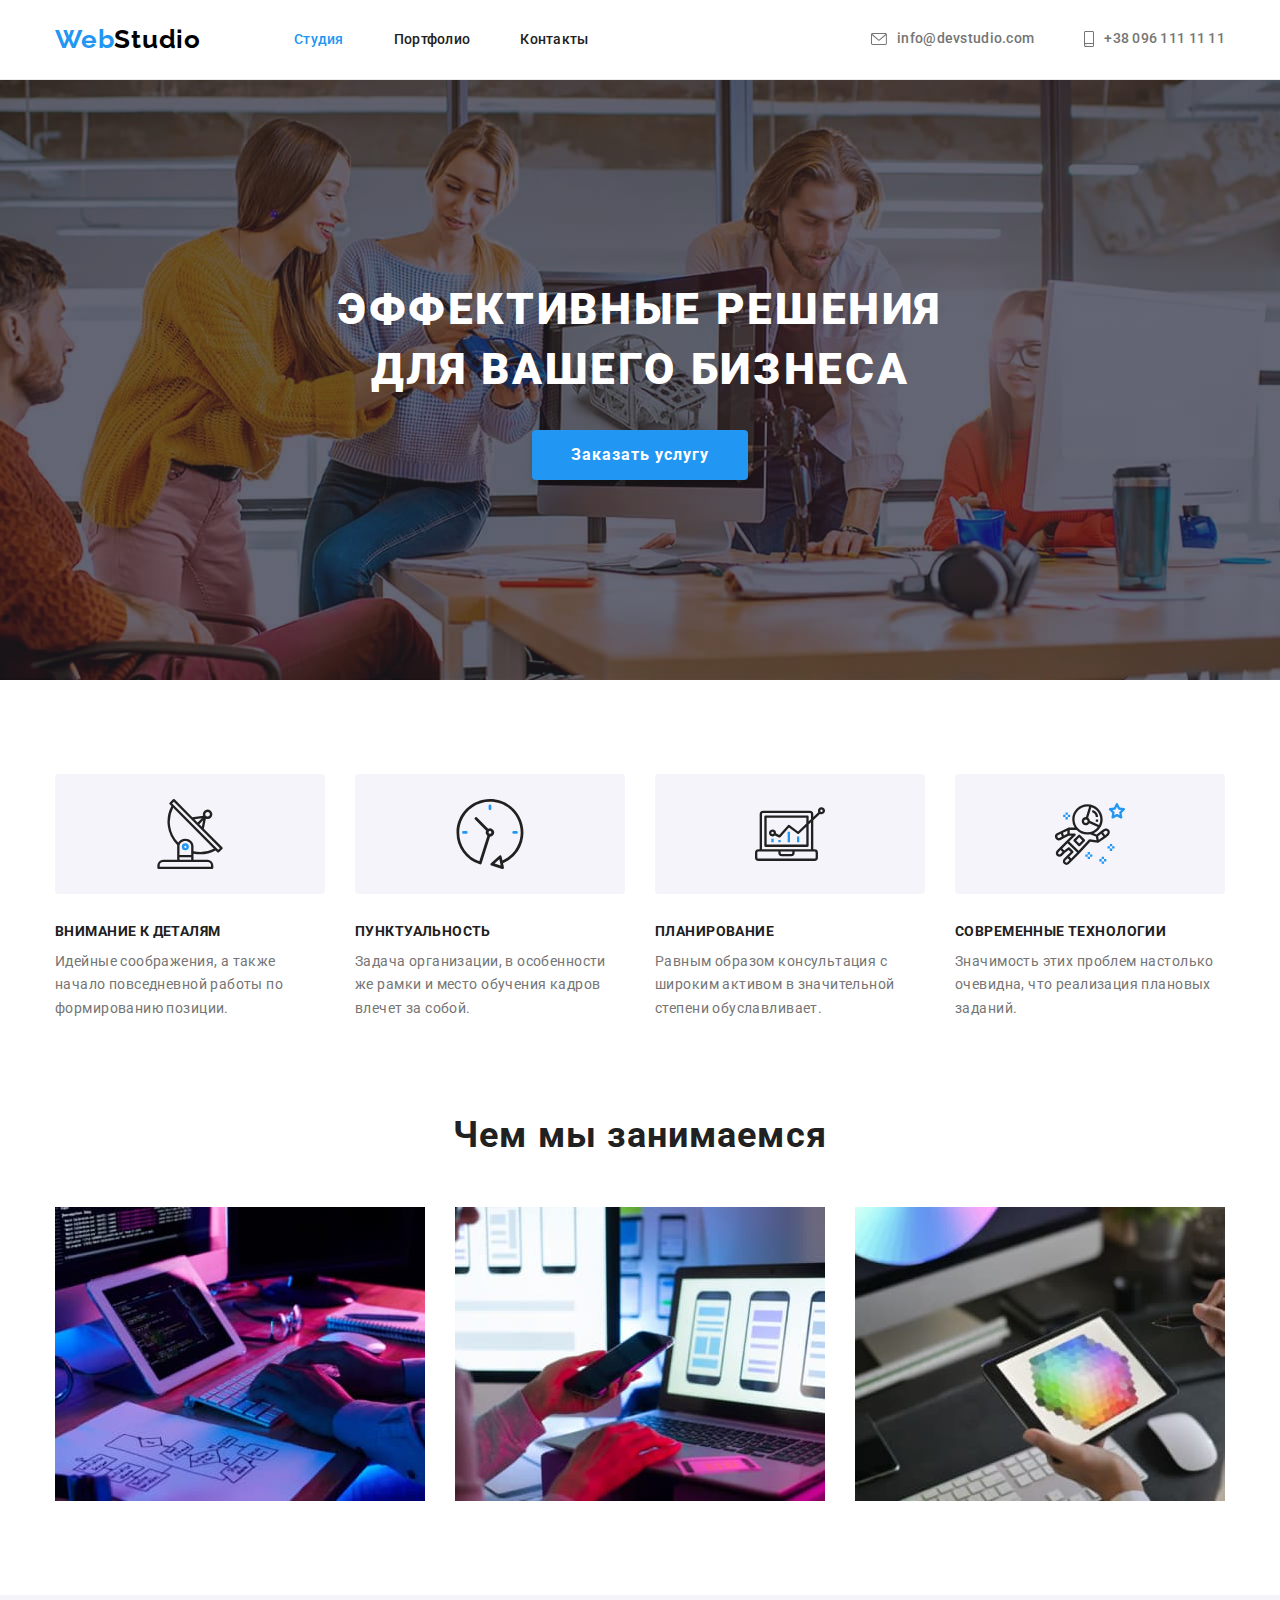
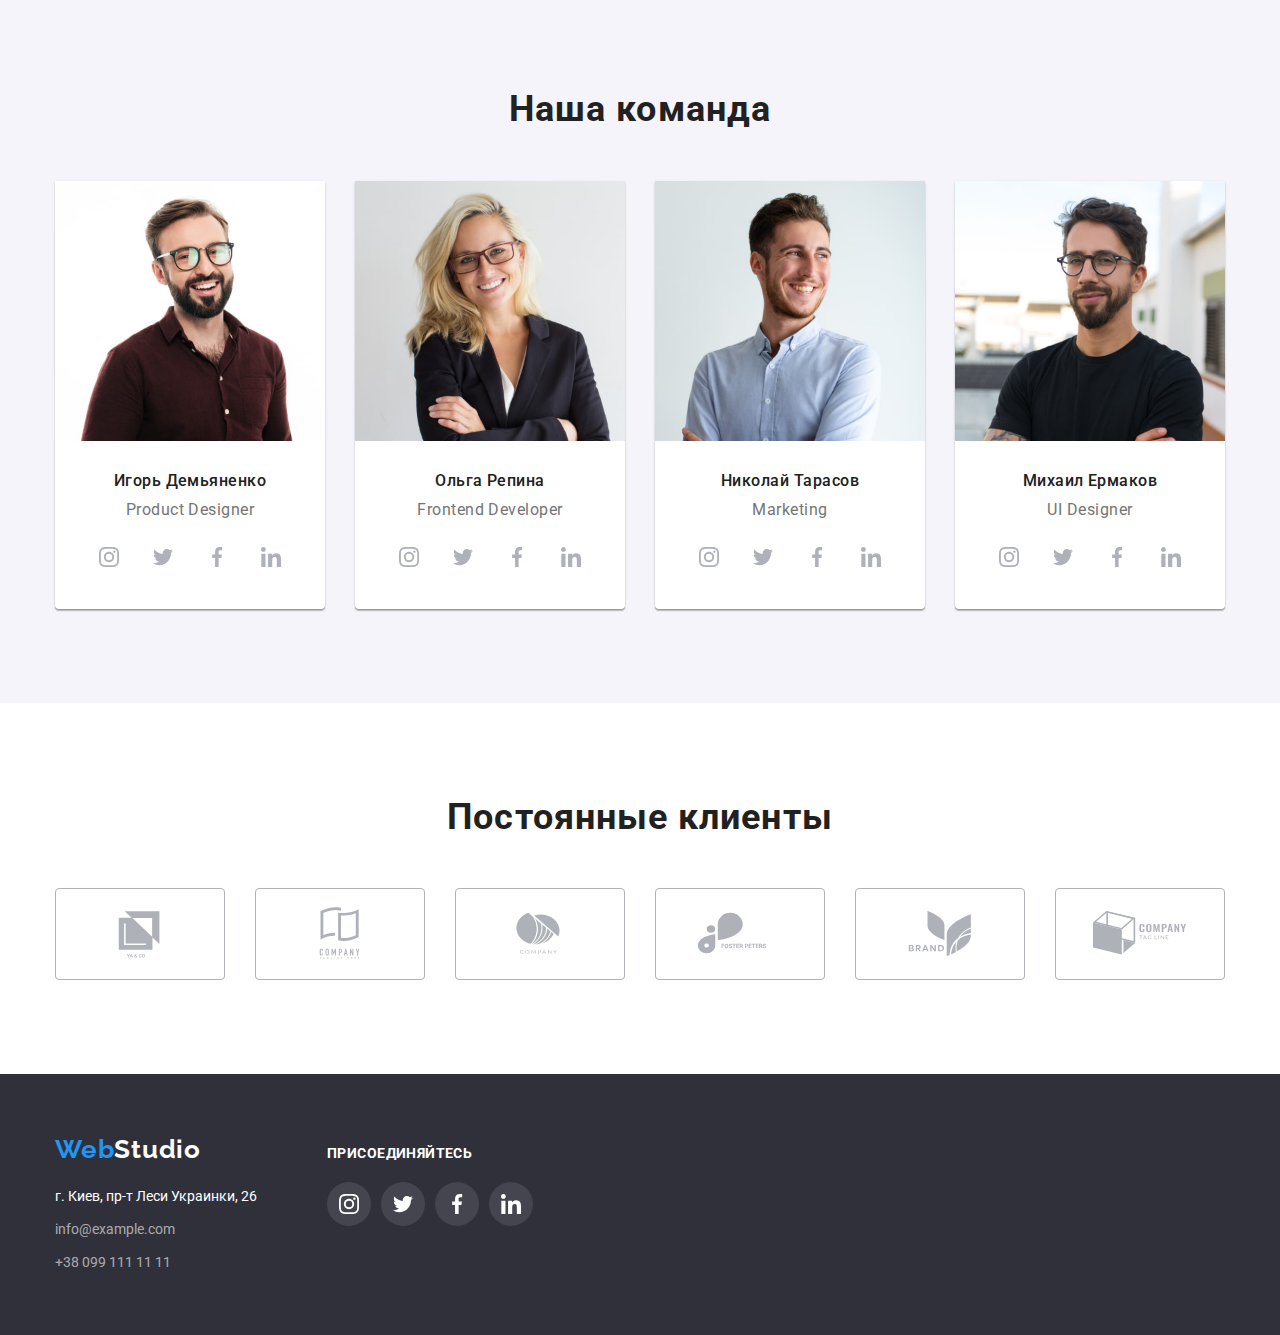
<file: index.html>
<!DOCTYPE html>
<html lang="ru">
  <head>
    <meta charset="UTF-8" />
    <meta http-equiv="X-UA-Compatible" content="IE=edge" />
    <meta name="viewport" content="width=device-width, initial-scale=1.0" />
    <title>Студия</title>
    <link rel="preconnect" href="https://fonts.googleapis.com" />
    <link rel="preconnect" href="https://fonts.gstatic.com" crossorigin />
    <link
      href="https://fonts.googleapis.com/css2?family=Raleway:wght@700&family=Roboto:wght@400;500;700;900&display=swap"
      rel="stylesheet"
    />
    <link
      rel="stylesheet"
      href="https://cdn.jsdelivr.net/npm/modern-normalize@1.1.0/modern-normalize.min.css"
    />
    <link rel="stylesheet" href="./css/styles.css" />
  </head>
  <body>
    <header class="head-nav">
      <div class="conteiner head-nav-conteiner">
        <nav class="site-nav">
          <a lang="en" href="" class="header-logo logo">Web<span class="logo-head-color">Studio</span></a>
          <ul class="main-nav list">
            <li class="nav-item">
              <a href="./index.html" class="main-nav-link link current">Студия</a>
            </li>
            <li class="nav-item">
              <a href="./portfolio.html" class="main-nav-link link">Портфолио</a>
            </li>
            <li class="nav-item"><a href="" class="main-nav-link link">Контакты</a></li>
          </ul>
        </nav>
        <ul class="contacts-nav list">
          <li class="nav-item">
            <a href="mailto:info@devstudio.com" class="contacts-nav-list link"
              >
              <svg aria-label="envelope" class="nav-item-icon" width="16" height="12">
              <use href="./images/sprite.svg#envelope"></use>
            </svg>info@devstudio.com</a
            >
          </li class="nav-item">
          <li><a href="tel:+380961111111" class="contacts-nav-list link">
            <svg aria-label="smartphone" class="nav-item-icon" width="10" height="16">
              <use href="./images/sprite.svg#smartphone"></use>
            </svg>+38 096 111 11 11</a></li>
        </ul>
      </div>
    </header>
    
    <main>
      <!----------- hero ----------->
      <section class="hero">
        <div class="overlay">
        <div class="conteiner">
          <h1 class="hero-title">Эффективные решения для вашего бизнеса</h1>
        <button type="button" class="hero-btn">Заказать услугу</button>
        </div>
        </div>
      </section>

      <!------------- our advantages ------------------->

      <section class="advantages">
        <div class="conteiner">
          <h2 class="visually-hidden">Наши преимущества</h2>
        <ul class="advantages-list list">
          <li class="advantages-list-item">
            <div class="advantages-icon">
              <svg class="advantages-list-icon" width="70" height="70">
              <use href="./images/sprite.svg#antenna">

              </use>
            </svg></div>
            
            <h3 class="advantages-title">Внимание к деталям</h3>
            <p class="advantages-text">
              Идейные соображения, а также начало повседневной работы по формированию позиции.
            </p>
          </li>
          <li class="advantages-list-item"><div class="advantages-icon">
              <svg class="advantages-list-icon" width="70" height="70">
              <use href="./images/sprite.svg#clock">

              </use>
            </svg></div>
            <h3 class="advantages-title">Пунктуальность</h3>
            <p class="advantages-text">
              Задача организации, в особенности же рамки и место обучения кадров влечет за собой.
            </p>
          </li>
          <li class="advantages-list-item"><div class="advantages-icon">
              <svg class="advantages-list-icon" width="70" height="70">
              <use href="./images/sprite.svg#diagram">

              </use>
            </svg></div>
            <h3 class="advantages-title">Планирование</h3>
            <p class="advantages-text">
              Равным образом консультация с широким активом в значительной степени обуславливает.
            </p>
          </li>
          <li class="advantages-list-item"><div class="advantages-icon">
              <svg class="advantages-list-icon" width="70" height="70">
              <use href="./images/sprite.svg#astronaut">

              </use>
            </svg></div>
            <h3 class="advantages-title">Современные технологии</h3>
            <p class="advantages-text">
              Значимость этих проблем настолько очевидна, что реализация плановых заданий.
            </p>
          </li>
          
        </ul></div>
        
      </section>

      <!-- about us -->

      <section class="about">
        <div class="conteiner">
          <h2 class="about-title">Чем мы занимаемся</h2>
        <ul class="about-list list">
          <li class="about-list-item">
            <img
              src="./images/about/img-about-1.jpg"
              alt="Верстка макета"
              width="370"
              height="294"
            />
          </li>
          <li class="about-list-item">
            <img
              src="./images/about/img-about-2.jpg"
              alt="Дизайн макета"
              width="370"
              height="294"
            />
          </li>
          <li class="about-list-item">
            <img
              src="./images/about/img-about-3.jpg"
              alt="Цветовое оформление макета"
              width="370"
              height="294"
            />
          </li>
        </ul>
        </div>
        
      </section>

      <!-------- our team --------->

      <section class="section-team">
        <div class="conteiner">
          <h2 class="team-title">Наша команда</h2>
        <ul class="team-list list">
          <li class="team-card">
            <img class="team-card-img"
              src="./images/team/team-card-igor.jpg"
              alt="фото Игорь Демьяненко"
              width="270"
              height="260"
            /> 
            <div class="team-employee-function">
              <h3 class="team-employee">Игорь Демьяненко</h3>
            <p lang="en" class="function-team">Product Designer</p>
            <ul class="social-list list">
              <li class="social-list-item">
                <a href="" class="social-list-link">
                  <svg aria-label="instagram" class="social-list-icon" width="20" height="20">
                    <use href="./images/sprite.svg#instagram"></use>
                  </svg>
                </a>
              </li>
              <li class="social-list-item">
                <a href="" class="social-list-link">
                  <svg aria-label="twitter" class="social-list-icon" width="20" height="20">
                    <use href="./images/sprite.svg#twitter"></use>
                  </svg>
                </a>
              </li>
              <li class="social-list-item">
                <a href="" class="social-list-link">
                  <svg aria-label="facebook" class="social-list-icon" width="20" height="20">
                    <use href="./images/sprite.svg#facebook"></use>
                  </svg>
                </a>
              </li>
              <li class="social-list-item">
                <a href="" class="social-list-link">
                  <svg aria-label="linkedin" class="social-list-icon" width="20" height="20">
                    <use href="./images/sprite.svg#linkedin"></use>
                  </svg>
                </a>
              </li>
            </ul>
          </div>
            
          </li>
          <li class="team-card">
            <img class="team-card-img"
              src="./images/team/team-card-olga.jpg"
              alt="фото Ольга Репина"
              width="270"
              height="260"
            /> <div class="team-employee-function"><h3 class="team-employee">Ольга Репина</h3>
            <p lang="en" class="function-team">Frontend Developer</p>
            <ul class="social-list list">
              <li class="social-list-item">
                <a href="" class="social-list-link">
                  <svg aria-label="instagram" class="social-list-icon" width="20" height="20">
                    <use href="./images/sprite.svg#instagram"></use>
                  </svg>
                </a>
              </li>
              <li class="social-list-item">
                <a href="" class="social-list-link">
                  <svg aria-label="twitter" class="social-list-icon" width="20" height="20">
                    <use href="./images/sprite.svg#twitter"></use>
                  </svg>
                </a>
              </li>
              <li class="social-list-item">
                <a href="" class="social-list-link">
                  <svg aria-label="facebook" class="social-list-icon" width="20" height="20">
                    <use href="./images/sprite.svg#facebook"></use>
                  </svg>
                </a>
              </li>
              <li class="social-list-item">
                <a href="" class="social-list-link">
                  <svg aria-label="linkedin" class="social-list-icon" width="20" height="20">
                    <use href="./images/sprite.svg#linkedin"></use>
                  </svg>
                </a>
              </li>
            </ul>
          </div>
            
          </li>
          <li class="team-card">
            <img class="team-card-img"
              src="./images/team/team-card-nikolay.jpg"
              alt="фото Николай Тарасов"
              width="270"
              height="260"
            /> <div class="team-employee-function"><h3 class="team-employee">Николай Тарасов</h3>
            <p lang="en" class="function-team">Marketing</p>
          <ul class="social-list list">
              <li class="social-list-item">
                <a href="" class="social-list-link">
                  <svg aria-label="instagram" class="social-list-icon" width="20" height="20">
                    <use href="./images/sprite.svg#instagram"></use>
                  </svg>
                </a>
              </li>
              <li class="social-list-item">
                <a href="" class="social-list-link">
                  <svg aria-label="twitter" class="social-list-icon" width="20" height="20">
                    <use href="./images/sprite.svg#twitter"></use>
                  </svg>
                </a>
              </li>
              <li class="social-list-item">
                <a href="" class="social-list-link">
                  <svg aria-label="facebook" class="social-list-icon" width="20" height="20">
                    <use href="./images/sprite.svg#facebook"></use>
                  </svg>
                </a>
              </li>
              <li class="social-list-item">
                <a href="" class="social-list-link">
                  <svg aria-label="linkedin" class="social-list-icon" width="20" height="20">
                    <use href="./images/sprite.svg#linkedin"></use>
                  </svg>
                </a>
              </li>
            </ul></div>
            
          </li>
          <li class="team-card">
            <img class="team-card-img"
              src="./images/team/team-card-mikhail.jpg"
              alt="фото Михаил Ермаков"
              width="270"
              height="260"
            /> <div class="team-employee-function"><h3 class="team-employee">Михаил Ермаков</h3>
            <p lang="en" class="function-team">UI Designer</p>
          <ul class="social-list list">
              <li class="social-list-item">
                <a href="" class="social-list-link">
                  <svg aria-label="instagram" class="social-list-icon" width="20" height="20">
                    <use href="./images/sprite.svg#instagram"></use>
                  </svg>
                </a>
              </li>
              <li class="social-list-item">
                <a href="" class="social-list-link">
                  <svg aria-label="twitter" class="social-list-icon" width="20" height="20">
                    <use href="./images/sprite.svg#twitter"></use>
                  </svg>
                </a>
              </li>
              <li class="social-list-item">
                <a href="" class="social-list-link">
                  <svg aria-label="facebook" class="social-list-icon" width="20" height="20">
                    <use href="./images/sprite.svg#facebook"></use>
                  </svg>
                </a>
              </li>
              <li class="social-list-item">
                <a href="" class="social-list-link">
                  <svg aria-label="linkedin" class="social-list-icon" width="20" height="20">
                    <use href="./images/sprite.svg#linkedin"></use>
                  </svg>
                </a>
              </li>
            </ul></div>
            
          </li>
        </ul></div>
        
      </section>


      <!--------- our clients ---------------->
      
      <section class="clients">
        <div class="conteiner">
          <h2 class="clients-title">Постоянные клиенты</h2>
          <ul class="clients-list list">
            <li class="clients-list-item">
              <a href="" class="clients-list-link">
                <svg class="clients-list-icon" width="106" height="60">
                  <use href="./images/sprite.svg#client1"></use>
                </svg>
              </a>
            </li>
            <li class="clients-list-item">
              <a href="" class="clients-list-link">
                <svg class="clients-list-icon" width="106" height="60">
                  <use href="./images/sprite.svg#client2"></use>
                </svg>
              </a>
            </li>
            <li class="clients-list-item">
              <a href="" class="clients-list-link">
                <svg class="clients-list-icon" width="106" height="60">
                  <use href="./images/sprite.svg#client3"></use>
                </svg>
              </a>
            </li>
            <li class="clients-list-item">
              <a href="" class="clients-list-link">
                <svg class="clients-list-icon" width="106" height="60">
                  <use href="./images/sprite.svg#client4"></use>
                </svg>
              </a>
            </li>
            <li class="clients-list-item">
              <a href="" class="clients-list-link">
                <svg class="clients-list-icon" width="106" height="60">
                  <use href="./images/sprite.svg#client5"></use>
                </svg>
              </a>
            </li>
            <li class="clients-list-item">
              <a href="" class="clients-list-link">
                <svg class="clients-list-icon" width="106" height="60">
                  <use href="./images/sprite.svg#client6"></use>
                </svg>
              </a>
            </li>
          </ul>
        </div>
      </section>


    </main>
    <footer class="footer-nav">
       <div class="footer-conteiner conteiner">

        <div class="contacts-wrapper">
          <a lang="en" href="" class="logo-ftr logo">Web<span class="logo-ftr-color">Studio</span></a>
          <address class="address">
            <ul class="list">
              <li class="logo-ftr-list"
              >
                <a
                  href="https://goo.gl/maps/zRHJoUfgEX58yUW17"
                  target="_blank"
                  rel="noopener noreferrer"
                  class="address-list link"
                  >г. Киев, пр-т Леси Украинки, 26</a
                >
              </li>
              <li class="logo-ftr-list"
              >
                <a href="mailto:info@example.com" class="contacts-list link">info@example.com</a></li>
              <li class="logo-ftr-list"
              >
                <a href="tel:+380991111111" class="contacts-list link">+38 099 111 11 11</a></li>
            </ul>
          </address>
        </div>
        <div class="icons-wrapper">
          <p class="icons-wrapper-text">присоединяйтесь</p>
          <ul class="icons-wrapper-list list">
              <li class="icons-wrapper-item">
                <a href="" class="icons-wrapper-link">
                  <svg aria-label="instagram" class="icons-wrapper-icon" width="20" height="20">
                    <use href="./images/sprite.svg#instagram"></use>
                  </svg>
                </a>
              </li>
              <li class="icons-wrapper-item">
                <a href="" class="icons-wrapper-link">
                  <svg aria-label="twitter" class="icons-wrapper-icon" width="20" height="20">
                    <use href="./images/sprite.svg#twitter"></use>
                  </svg>
                </a>
              </li>
              <li class="icons-wrapper-item">
                <a href="" class="icons-wrapper-link">
                  <svg aria-label="facebook" class="icons-wrapper-icon" width="20" height="20">
                    <use href="./images/sprite.svg#facebook"></use>
                  </svg>
                </a>
              </li>
              <li class="icons-wrapper-item">
                <a href="" class="icons-wrapper-link">
                  <svg aria-label="linkedin" class="icons-wrapper-icon" width="20" height="20">
                    <use href="./images/sprite.svg#linkedin"></use>
                  </svg>
                </a>
              </li>
            </ul>



        </div>

      









        
    </div>
      
    </footer>
  </body>
</html>
</file>
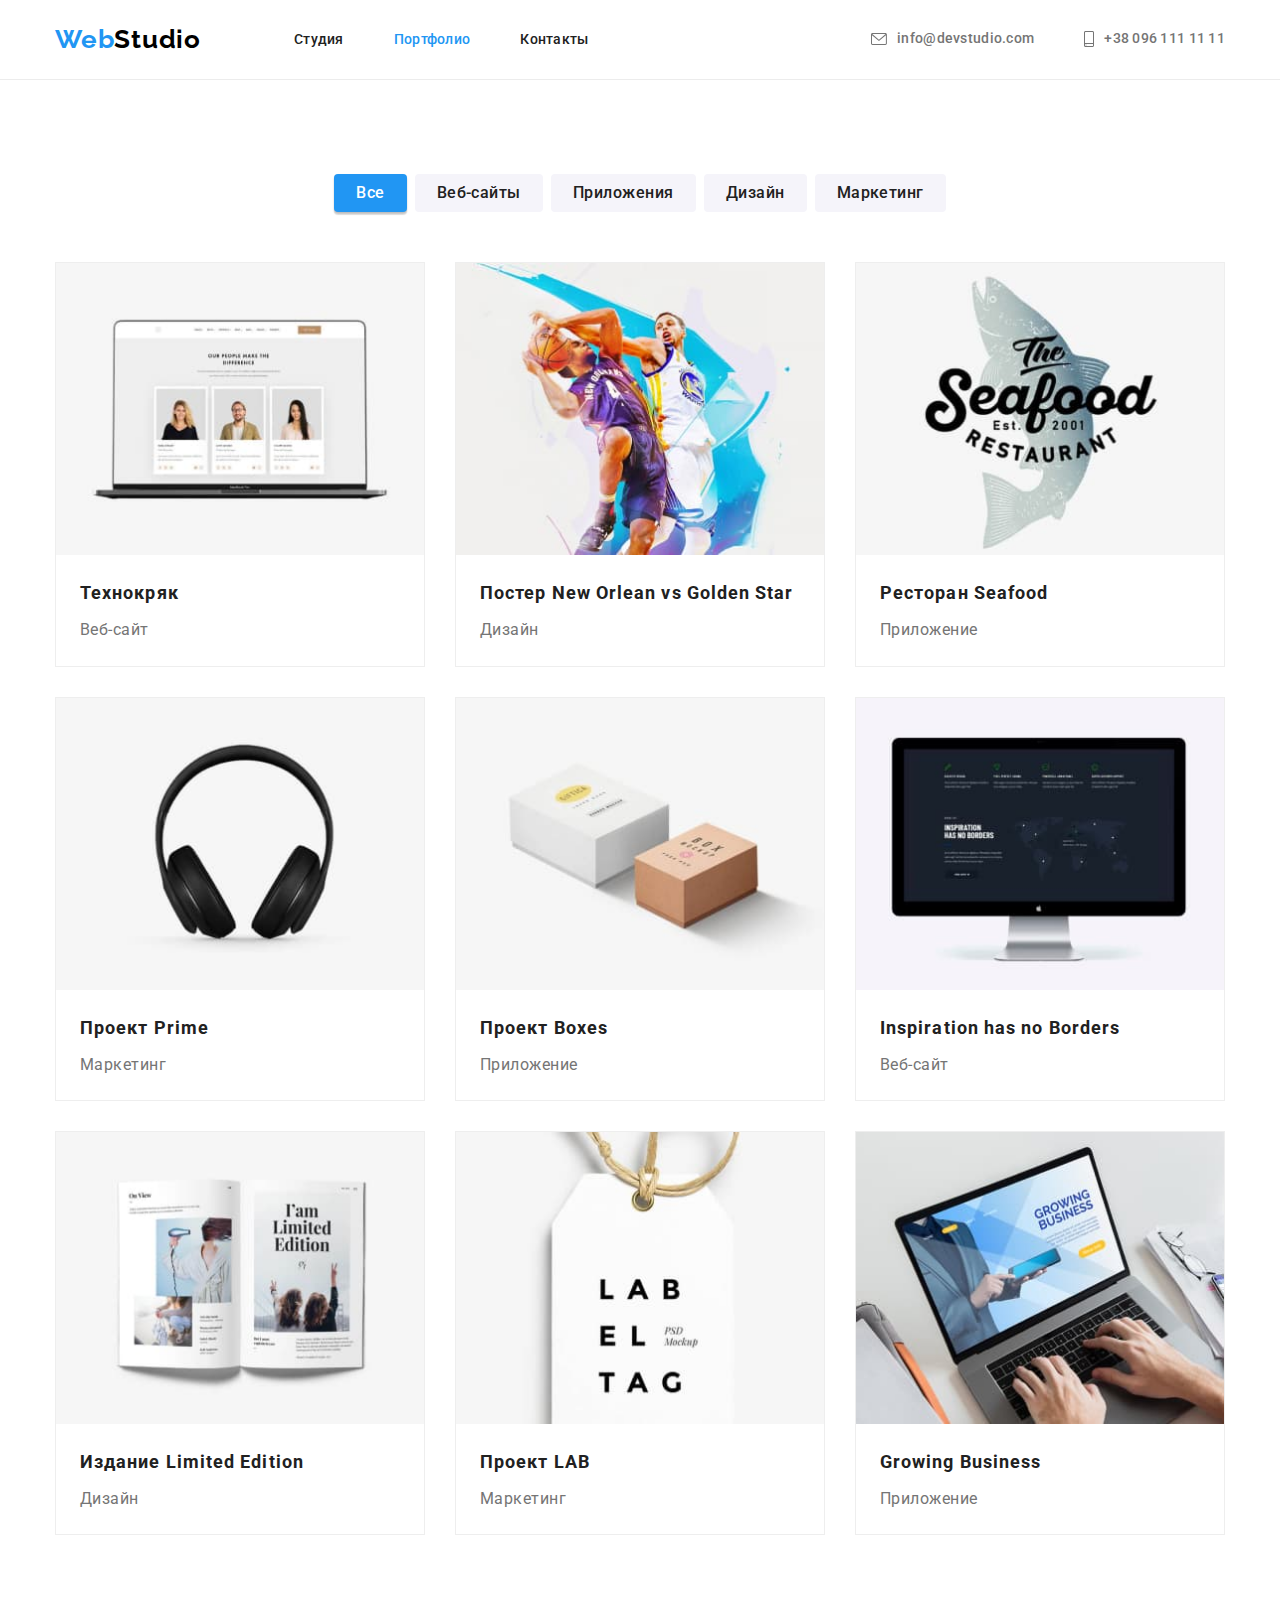
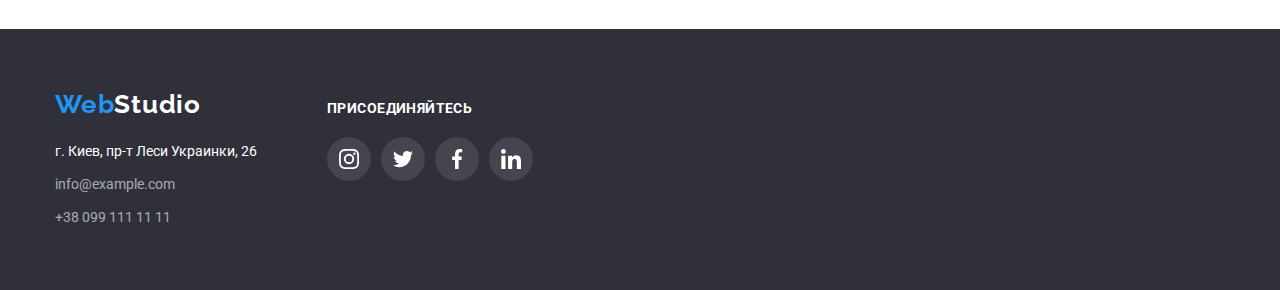
<file: portfolio.html>
<!DOCTYPE html>
<html lang="ru">
  <head>
    <meta charset="UTF-8" />
    <meta http-equiv="X-UA-Compatible" content="IE=edge" />
    <meta name="viewport" content="width=device-width, initial-scale=1.0" />
    <title>Портфолио</title>
    <link rel="preconnect" href="https://fonts.googleapis.com" />
    <link rel="preconnect" href="https://fonts.gstatic.com" crossorigin />
    <link
      href="https://fonts.googleapis.com/css2?family=Raleway:wght@700&family=Roboto:wght@400;500;700;900&display=swap"
      rel="stylesheet"
    />
    <link
      rel="stylesheet"
      href="https://cdn.jsdelivr.net/npm/modern-normalize@1.1.0/modern-normalize.min.css"
    />
    <link rel="stylesheet" href="./css/styles.css" />
  </head>
  <body>
    <header class="head-nav">
      <div class="conteiner head-nav-conteiner">
        <nav class="site-nav">
          <a lang="en" href="" class="header-logo logo">Web<span class="logo-head-color">Studio</span></a>
          <ul class="main-nav list">
            <li class="nav-item">
              <a href="./index.html" class="main-nav-link link">Студия</a>
            </li>
            <li class="nav-item">
              <a href="./portfolio.html" class="main-nav-link link  current">Портфолио</a>
            </li>
            <li class="nav-item"><a href="" class="main-nav-link link">Контакты</a></li>
          </ul>
        </nav>
        <ul class="contacts-nav list">
          <li class="nav-item">
            <a href="mailto:info@devstudio.com" class="contacts-nav-list link"
              >
              <svg aria-label="envelope" class="nav-item-icon" width="16" height="12">
              <use href="./images/sprite.svg#envelope"></use>
            </svg>info@devstudio.com</a
            >
          </li class="nav-item">
          <li><a href="tel:+380961111111" class="contacts-nav-list link">
            <svg aria-label="smartphone" class="nav-item-icon" width="10" height="16">
              <use href="./images/sprite.svg#smartphone"></use>
            </svg>+38 096 111 11 11</a></li>
        </ul>
      </div>
    </header>

    <main>
      <section class="portfolio">
        <div class="conteiner">
          <h1 class="visually-hidden">Примеры работ</h1>

        <!-- PORTFOLIO FILTER -->
        <ul class="portfolio-filter list">
          <li class="portfolio-filter-item"><button type="button" class="filter-btn curent">Все</button></li>
          <li class="portfolio-filter-item"><button type="button" class="filter-btn">Веб-сайты</button></li>
          <li class="portfolio-filter-item"><button type="button" class="filter-btn">Приложения</button></li>
          <li class="portfolio-filter-item"><button type="button" class="filter-btn">Дизайн</button></li>
          <li class="portfolio-filter-item"><button type="button" class="filter-btn">Маркетинг</button></li>
        </ul>

        <!-- PORTFOLIO -->
        <ul class="portfolio-list list">
          <li class="portfolio-list-item">
            <a href="" class="portfolio-list-link link">
            <img class="portfolio-list-img"
              src="./images/portfolio/project1.jpg"
              alt="Фото сайта Технокряк"
              width="370"
              height="294"
            />
            <div class="portfolio-title-text">
              <h2 class="portfolio-list-title">Технокряк</h2>
            <p class="portfolio-list-text">Веб-сайт</p>
            </div></a>
          </li>
          <li class="portfolio-list-item">
            <a href="" class="portfolio-list-link link"><img class="portfolio-list-img"
              src="./images/portfolio/project2.jpg"
              alt="Фото сайта Постер New Orlean vs Golden Star"
              width="370"
              height="294"
            /> 
            <div class="portfolio-title-text"><h2 class="portfolio-list-title">Постер New Orlean vs Golden Star</h2>
            <p class="portfolio-list-text">Дизайн</p></div></a>
          </li>

          <li class="portfolio-list-item">
            <a href="" class="portfolio-list-link link"><img class="portfolio-list-img"
              src="./images/portfolio/project3.jpg"
              alt="Фото сайта Ресторан Seafood"
              width="370"
              height="294"
            /> <div class="portfolio-title-text"><h2 class="portfolio-list-title">Ресторан Seafood</h2>
            <p class="portfolio-list-text">Приложение</p></div></a>

          </li>

          <li class="portfolio-list-item">
            <a href="" class="portfolio-list-link link"><img class="portfolio-list-img"
              src="./images/portfolio/project4.jpg"
              alt="Фото сайта Проект Prime"
              width="370"
              height="294"
            /> <div class="portfolio-title-text"><h2 class="portfolio-list-title">Проект Prime</h2>
            <p class="portfolio-list-text">Маркетинг</p></div></a>

            </li>
          <li class="portfolio-list-item">
            <a href="" class="portfolio-list-link link"><img class="portfolio-list-img"
              src="./images/portfolio/project5.jpg"
              alt="Фото сайта Проект Boxes"
              width="370"
              height="294"
            /> <div class="portfolio-title-text"><h2 class="portfolio-list-title">Проект Boxes</h2>
            <p class="portfolio-list-text">Приложение</p></div></a>

          </li>

          <li class="portfolio-list-item">
<a href="" class="portfolio-list-link link"><img class="portfolio-list-img"
              src="./images/portfolio/project6.jpg"
              alt="Фото сайта Inspiration has no Borders"
              width="370"
              height="294"
            /> <div class="portfolio-title-text"><h2 class="portfolio-list-title">Inspiration has no Borders</h2>
            <p class="portfolio-list-text">Веб-сайт</p></div></a>

          </li>

          <li class="portfolio-list-item">
<a href="" class="portfolio-list-link link"><img class="portfolio-list-img"
              src="./images/portfolio/project7.jpg"
              alt="Фото сайта Издание Limited Edition"
              width="370"
              height="294"
            /> <div class="portfolio-title-text"><h2 class="portfolio-list-title">Издание Limited Edition</h2>
            <p class="portfolio-list-text">Дизайн</p></div></a>

          </li>

          <li class="portfolio-list-item">

<a href="" class="portfolio-list-link link"><img class="portfolio-list-img"
              src="./images/portfolio/project8.jpg"
              alt="Фото сайта Проект LAB"
              width="370"
              height="294"
            /> <div class="portfolio-title-text"><h2 class="portfolio-list-title">Проект LAB</h2>
            <p class="portfolio-list-text">Маркетинг</p></div></a>

          </li>

          <li class="portfolio-list-item">

<a href="" class="portfolio-list-link link"><img class="portfolio-list-img"
              src="./images/portfolio/project9.jpg"
              alt="Фото сайта Growing Business"
              width="370"
              height="294"
            /> <div class="portfolio-title-text"><h2 class="portfolio-list-title">Growing Business</h2>
            <p class="portfolio-list-text">Приложение</p></div></a>

            
            
          </li>
        </ul></div>
        
      </section>
    </main>
      <footer class="footer-nav">
       <div class="footer-conteiner conteiner">

        <div class="contacts-wrapper">
          <a lang="en" href="" class="logo-ftr logo">Web<span class="logo-ftr-color">Studio</span></a>
          <address class="address">
            <ul class="list">
              <li class="logo-ftr-list"
              >
                <a
                  href="https://goo.gl/maps/zRHJoUfgEX58yUW17"
                  target="_blank"
                  rel="noopener noreferrer"
                  class="address-list link"
                  >г. Киев, пр-т Леси Украинки, 26</a
                >
              </li>
              <li class="logo-ftr-list"
              >
                <a href="mailto:info@example.com" class="contacts-list link">info@example.com</a></li>
              <li class="logo-ftr-list"
              >
                <a href="tel:+380991111111" class="contacts-list link">+38 099 111 11 11</a></li>
            </ul>
          </address>
        </div>
        <div class="icons-wrapper">
          <p class="icons-wrapper-text">присоединяйтесь</p>
          <ul class="icons-wrapper-list list">
              <li class="icons-wrapper-item">
                <a href="" class="icons-wrapper-link">
                  <svg aria-label="instagram" class="icons-wrapper-icon" width="20" height="20">
                    <use href="./images/sprite.svg#instagram"></use>
                  </svg>
                </a>
              </li>
              <li class="icons-wrapper-item">
                <a href="" class="icons-wrapper-link">
                  <svg aria-label="twitter" class="icons-wrapper-icon" width="20" height="20">
                    <use href="./images/sprite.svg#twitter"></use>
                  </svg>
                </a>
              </li>
              <li class="icons-wrapper-item">
                <a href="" class="icons-wrapper-link">
                  <svg aria-label="facebook" class="icons-wrapper-icon" width="20" height="20">
                    <use href="./images/sprite.svg#facebook"></use>
                  </svg>
                </a>
              </li>
              <li class="icons-wrapper-item">
                <a href="" class="icons-wrapper-link">
                  <svg aria-label="linkedin" class="icons-wrapper-icon" width="20" height="20">
                    <use href="./images/sprite.svg#linkedin"></use>
                  </svg>
                </a>
              </li>
            </ul>



        </div>

      









        
    </div>
      
    </footer>

  </body>
</html>
</file>
<file: css/styles.css>
:root {
  --primery-bg-color: #ffffff;
  --secondary-bg-color: #f5f4fa;
  --dark-bg-color: #2f303a;
  --light-txt-color: #ffffff;
  --active-color: #2196f3;
  --primery-txt-color: #212121;
  --secondary-txt-color: #757575;
  --footer-contacts-txt-color: rgba(255, 255, 255, 0.6);
  --logo-head-txt-color: #000000;
  --main-font-family: 'Roboto', sans-serif;
}

h1,
h2,
h3,
h4,
p {
  margin-top: 0;
  margin-bottom: 0;
}

ul,
ol {
  margin-top: 0;
  margin-bottom: 0;
  padding-left: 0;
}

img {
  display: block;
  max-width: 100%;
  height: auto;
}

.list {
  list-style: none;
}

.link,
.logo {
  text-decoration: none;
}
button {
  cursor: pointer;
  border: none;
}

body {
  background-color: var(--primery-bg-color);
  color: var(--primery-txt-color);
  font-family: var(--main-font-family);
}

.conteiner {
  width: 1200px;
  margin-left: auto;
  margin-right: auto;
  padding-left: 15px;
  padding-right: 15px;
}

/* ----------- LOGO ---------- */
.logo {
  color: var(--active-color);
  font-family: 'Raleway', sans-serif;
  font-weight: 700;
  font-size: 26px;
  line-height: 1.19;
  letter-spacing: 0.03em;
}

.header-logo {
  margin-right: 93px;
}

.logo-head-color {
  color: var(--logo-head-txt-color);
}
.logo-ftr-color {
  color: var(--light-txt-color);
}

/* ----------- LOGO ---------- */
/* ------------ HEADER ------------ */
.head-nav {
  padding-top: 24px;
  padding-bottom: 24px;

  border-bottom: 1px solid #ececec;
}

.head-nav-conteiner {
  display: flex;
  align-items: center;
  justify-content: space-between;
}
.site-nav {
  display: flex;
  align-items: center;
}
.main-nav,
.contacts-nav {
  display: flex;
  align-items: center;
}
.nav-item:not(:last-child) {
  margin-right: 50px;
}

.main-nav-link {
  color: inherit;
}
.contacts-nav-list {
  display: flex;
  align-items: center;
  color: var(--secondary-txt-color);
}

.nav-item-icon {
  margin-right: 10px;
  fill: currentColor;
}

.main-nav-link,
.contacts-nav {
  font-weight: 500;
  font-size: 14px;
  line-height: 1.14;
  letter-spacing: 0.02em;
}

.main-nav-link:hover,
.main-nav-link:focus,
.main-nav-link.current,
.contacts-nav-list:hover,
.contacts-nav-list:focus {
  color: var(--active-color);
}

/* ------------ HEADER ------------ */

/* --------------- MAIN ----------------- */

/* --------------- HERO ----------------- */
.hero {
  color: var(--light-txt-color);
  background-color: #c4c4c4;

  background-image: linear-gradient(rgba(47, 48, 58, 0.4), rgba(47, 48, 58, 0.4)),
    url(../images/bg-img.jpg);

  background-position: center;
  background-repeat: no-repeat;
  background-size: cover;

  max-width: 1600px;

  margin-left: auto;
  margin-right: auto;
  padding-top: 200px;
  padding-bottom: 200px;
}

.hero-title {
  font-weight: 900;
  font-size: 44px;
  line-height: 1.36;
  text-align: center;
  letter-spacing: 0.06em;
  text-transform: uppercase;

  width: 696px;
  margin-left: auto;
  margin-right: auto;
  margin-bottom: 30px;
}
.hero-btn {
  box-shadow: 0px 4px 4px rgba(0, 0, 0, 0.15);
  border-radius: 4px;

  display: block;
  min-width: 216px;
  padding-top: 10px;
  padding-right: 32px;
  padding-bottom: 10px;
  padding-left: 32px;
  margin-left: auto;
  margin-right: auto;

  color: var(--light-txt-color);
  background-color: var(--active-color);
  font-weight: 700;
  font-size: 16px;
  line-height: 1.88;
  align-items: center;
  text-align: center;
  letter-spacing: 0.06em;
}

/* --------------- HERO ----------------- */
/* -------------- OUR ADVANTAGES ---------------- */
.advantages,
.clients {
  padding-top: 94px;
  padding-bottom: 94px;
}

.advantages-list {
  display: flex;
  flex-wrap: wrap;
  gap: 30px;
}
.advantages-list-item {
  flex-basis: calc((100% - 90px) / 4);
}
.advantages-icon {
  display: flex;
  justify-content: center;
  align-items: center;
  width: 270px;
  height: 120px;
  margin-bottom: 30px;

  background: #f5f4fa;
  border-radius: 4px;
}

.advantages-title {
  font-size: 14px;
  line-height: 1.14;
  letter-spacing: 0.03em;
  text-transform: uppercase;

  margin-bottom: 10px;
}
.advantages-text {
  color: var(--secondary-txt-color);
  font-size: 14px;
  line-height: 1.7;
  letter-spacing: 0.03em;
}

.visually-hidden {
  position: absolute;
  width: 1px;
  height: 1px;
  margin: -1px;
  border: 0;
  padding: 0;
  white-space: nowrap;
  clip-path: inset(100%);
  clip: rect(0 0 0 0);
  overflow: hidden;
}

/* -------------- OUR ADVANTAGES ---------------- */
/* -------------- ABOUT US ---------------- */

.about {
  padding-bottom: 94px;
}
.about-title,
.team-title,
.clients-title {
  font-size: 36px;
  line-height: 1.16;
  text-align: center;
  letter-spacing: 0.03em;
}
.about-title,
.clients-title {
  margin-bottom: 50px;
}

.about-list {
  display: flex;
  flex-wrap: wrap;
  gap: 30px;
}
.about-list-item {
  flex-basis: calc((100% - 60px) / 3);
}
/* -------------- ABOUT US ---------------- */
/* -------------- OUR TEAM ---------------- */

.section-team {
  background-color: var(--secondary-bg-color);

  padding-top: 94px;
  padding-bottom: 94px;
}

.team-title {
  margin-bottom: 50px;
}

.team-list {
  display: flex;
  flex-wrap: wrap;
  gap: 30px;
}
.team-card {
  background-color: var(--primery-bg-color);
  flex-basis: calc((100% - 90px) / 4);
  box-shadow: 0px 1px 3px rgba(0, 0, 0, 0.12), 0px 1px 1px rgba(0, 0, 0, 0.14),
    0px 2px 1px rgba(0, 0, 0, 0.2);
  border-radius: 0px 0px 4px 4px;
}

.team-employee {
  font-weight: 500;
  font-size: 16px;
  line-height: 1.19;
  text-align: center;
  letter-spacing: 0.03em;

  margin-bottom: 10px;
}

.function-team {
  color: var(--secondary-txt-color);
  font-size: 16px;
  line-height: 1.19;
  text-align: center;
  letter-spacing: 0.03em;
  margin-bottom: 16px;
}

.team-employee-function {
  padding-top: 30px;
  padding-bottom: 30px;
}

.social-list,
.icons-wrapper-list {
  display: flex;
  justify-content: center;
  gap: 10px;
}

.social-list-link,
.icons-wrapper-link {
  display: flex;
  justify-content: center;
  align-items: center;
  width: 44px;
  height: 44px;
  border-radius: 50%;
}
.social-list-link:hover,
.social-list-link:focus {
  background-color: var(--active-color);
}

.social-list-icon,
.clients-list-icon {
  fill: #afb1b8;
}

.social-list-link:hover .social-list-icon,
.social-list-link:focus .social-list-icon {
  fill: #ffffff;
}

/* -------------- OUR TEAM ---------------- */

/* -------------- OUR CLIENTS ---------------- */

.clients-list {
  display: flex;
  justify-content: center;
  gap: 30px;
}

.clients-list-link {
  display: flex;
  min-width: 170px;
  min-height: 92px;
  justify-content: center;
  align-items: center;

  border: 1px solid #afb1b8;
  border-radius: 4px;
}

.clients-list-link:hover,
.clients-list-link:focus {
  border-color: var(--active-color);
}

.clients-list-link:hover .clients-list-icon,
.clients-list-link:focus .clients-list-icon {
  fill: var(--active-color);
  border-color: var(--active-color);
}

/* -------------- OUR CLIENTS ---------------- */

/* -------------- PORTFOLIO PAGE ---------------- */
.portfolio {
  padding-top: 94px;
  padding-bottom: 94px;
}

/* -------------- PORTFOLIO PAGE ---------------- */

/* -------------- PORTFOLIO FILTER ---------------- */
.filter-btn {
  color: inherit;
  background-color: var(--secondary-bg-color);
  font-weight: 500;
  font-size: 16px;
  line-height: 1.63;
  text-align: center;
  letter-spacing: 0.03em;

  display: block;
  padding-top: 6px;
  padding-right: 22px;
  padding-bottom: 6px;
  padding-left: 22px;

  background: #f5f4fa;
  border-radius: 4px;
}
.filter-btn:hover,
.filter-btn:focus,
.filter-btn.curent {
  color: var(--light-txt-color);
  background-color: var(--active-color);
  box-shadow: 0px 3px 1px rgba(0, 0, 0, 0.1), 0px 1px 2px rgba(0, 0, 0, 0.08),
    0px 2px 2px rgba(0, 0, 0, 0.12);
}
.portfolio-filter {
  display: flex;
  justify-content: center;
  margin-bottom: 50px;
}
.portfolio-filter-item:not(:last-child) {
  margin-right: 8px;
}

/* -------------- PORTFOLIO FILTER ---------------- */

/* -------------- PORTFOLIO ---------------- */

.portfolio-list {
  display: flex;
  flex-wrap: wrap;
  gap: 30px;
}

.portfolio-list-item {
  display: flex;
  min-width: 370px;
  flex-basis: calc((100% - 60px) / 6);
  border: 1px solid #eeeeee;
}

.portfolio-list-link:hover,
.portfolio-list-link:focus {
  box-shadow: 0px 1px 1px rgba(0, 0, 0, 0.12), 0px 4px 4px rgba(0, 0, 0, 0.06),
    1px 4px 6px rgba(0, 0, 0, 0.16);
}

.portfolio-title-text {
  padding-top: 20px;
  padding-right: 24px;
  padding-bottom: 20px;
  padding-left: 24px;
}

.portfolio-list-title {
  color: var(--primery-txt-color);
  font-size: 18px;
  line-height: 2;
  letter-spacing: 0.06em;
  margin-bottom: 4px;
}

.portfolio-list-text {
  color: var(--secondary-txt-color);
  font-size: 16px;
  line-height: 1.88;
  letter-spacing: 0.03em;
}

/* -------------- PORTFOLIO ---------------- */

/* -------------- FOOTER ---------------- */
.footer-nav {
  background-color: var(--dark-bg-color);

  padding-top: 60px;
  padding-bottom: 60px;
}

.footer-conteiner {
  display: flex;
  align-items: baseline;
}

.contacts-wrapper {
  margin-right: 70px;
}
/* .icons-wrapper {
  margin-top: 72px;
  margin-bottom: 100px;
} */

.address-list {
  color: var(--light-txt-color);
}
.contacts-list {
  color: var(--footer-contacts-txt-color);
}
.address {
  font-size: 14px;
  line-height: 1.7;
  font-style: normal;
}
.address-list:hover,
.address-list:focus,
.contacts-list:hover,
.contacts-list:focus {
  color: var(--active-color);
}

.logo-ftr {
  display: block;
  margin-bottom: 20px;
}

.logo-ftr-list:not(:last-child) {
  margin-bottom: 9px;
}

.icons-wrapper-text {
  color: var(--light-txt-color);
  font-weight: 700;
  font-size: 14px;
  line-height: 1.14;
  letter-spacing: 0.03em;
  text-transform: uppercase;
  margin-bottom: 20px;
}

.icons-wrapper-link {
  background: rgba(255, 255, 255, 0.1);
}

.icons-wrapper-link:hover,
.icons-wrapper-link:focus {
  background-color: var(--active-color);
}

.icons-wrapper-icon {
  fill: var(--light-txt-color);
}
</file>
